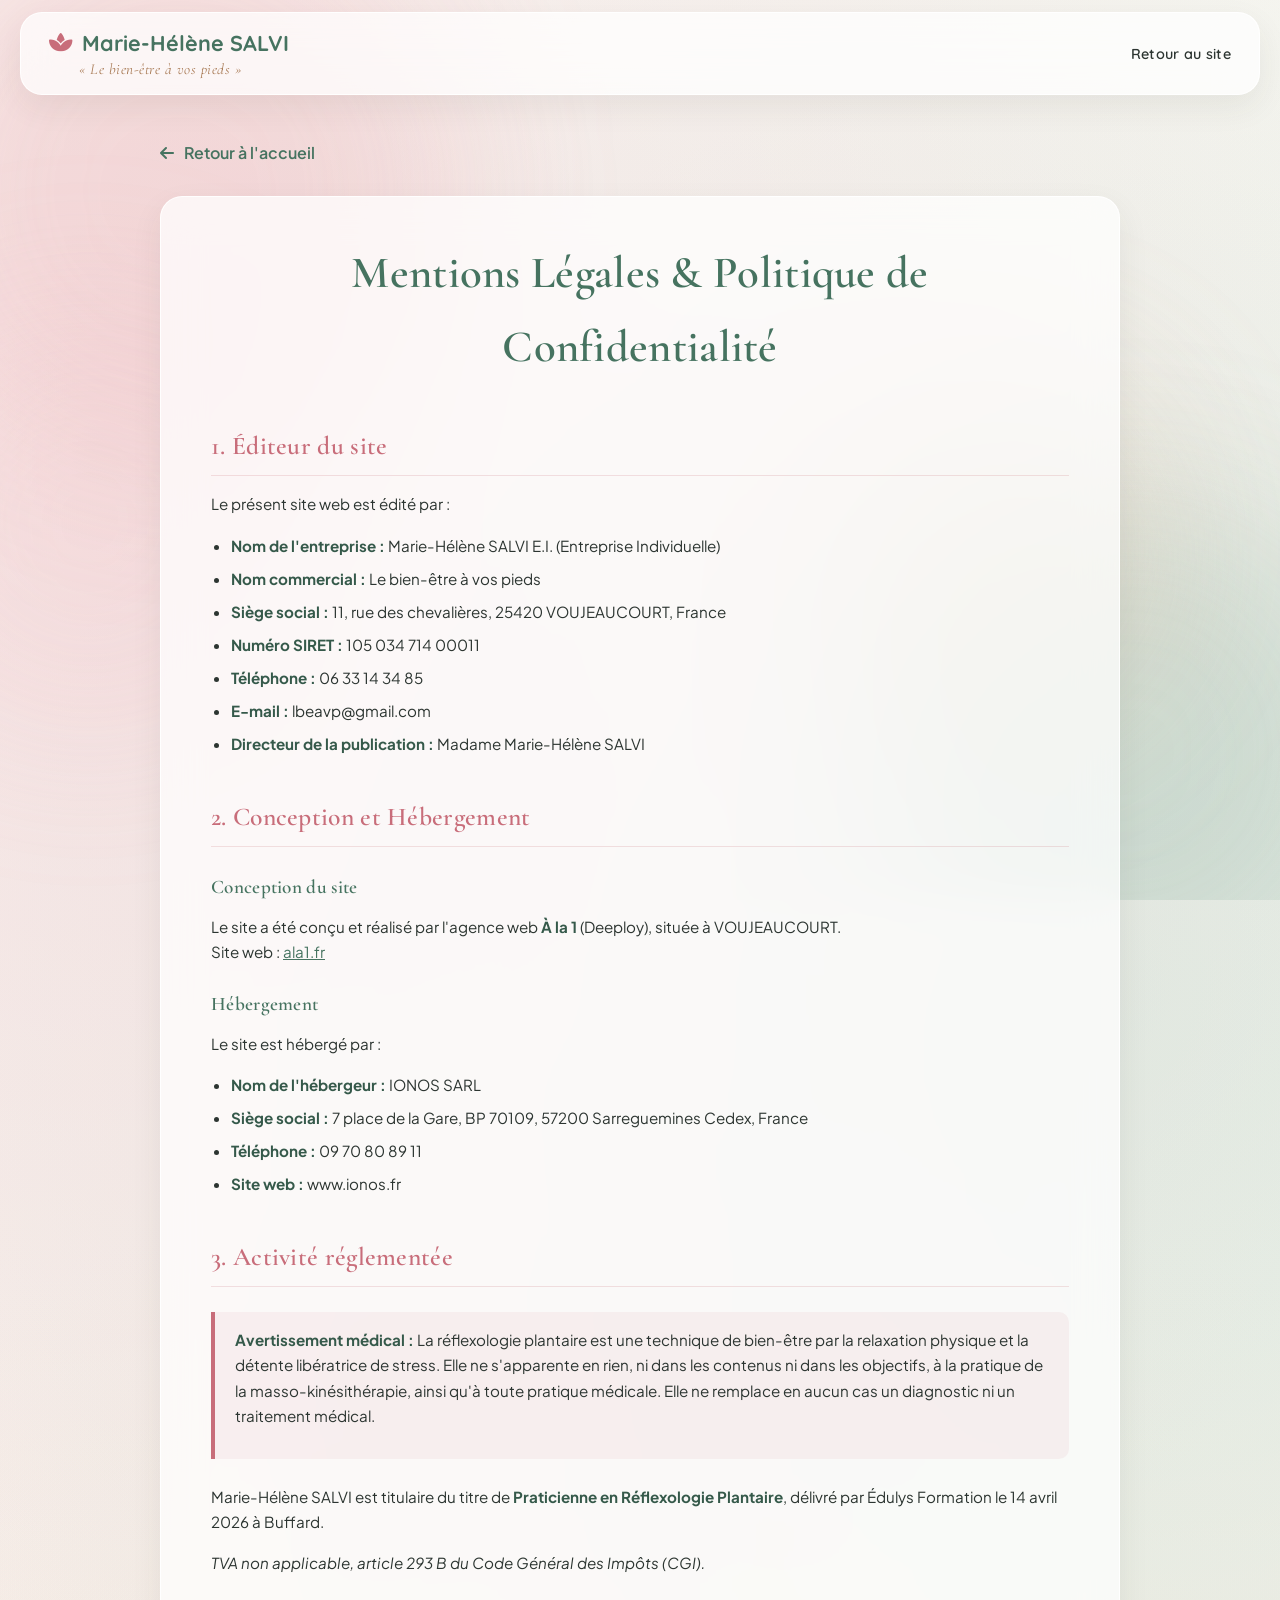
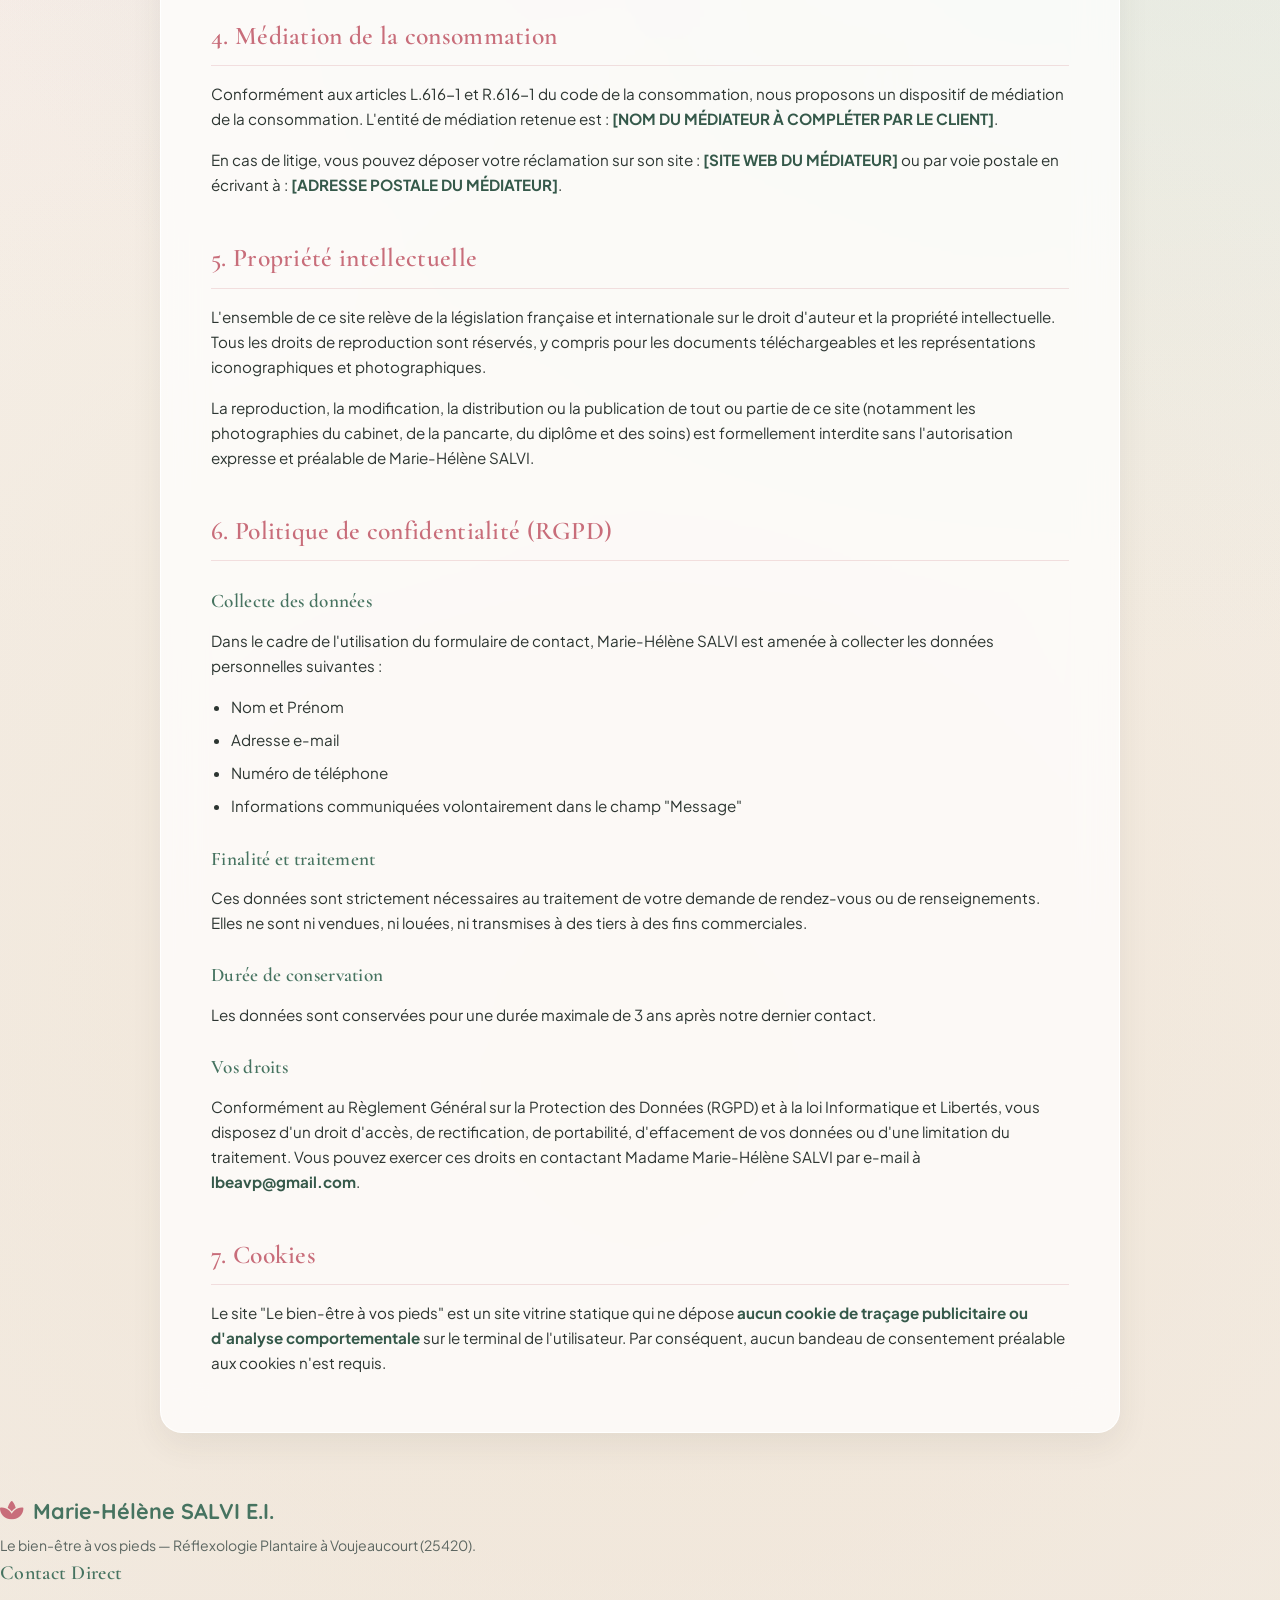
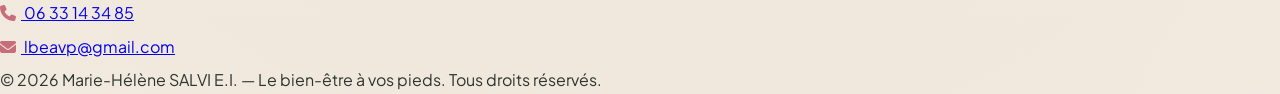
<file: mentions-legales.html>
<!DOCTYPE html>
<html lang="fr">
<head>
    <meta charset="UTF-8">
    <meta name="viewport" content="width=device-width, initial-scale=1.0">
    <title>Mentions Légales | Marie-Hélène SALVI - Réflexologie Plantaire</title>
    <meta name="robots" content="noindex, follow">
    
    <!-- Google Fonts Douces & Organiques -->
    <link rel="preconnect" href="https://fonts.googleapis.com">
    <link rel="preconnect" href="https://fonts.gstatic.com" crossorigin>
    <link href="https://fonts.googleapis.com/css2?family=Cormorant+Garamond:ital,wght@0,500;0,600;0,700;1,500;1,600&family=Plus+Jakarta+Sans:wght@300;400;500;600&family=Quicksand:wght@500;600;700&display=swap" rel="stylesheet">
    
    <!-- FontAwesome 6.4.0 -->
    <link rel="stylesheet" href="https://cdnjs.cloudflare.com/ajax/libs/font-awesome/6.4.0/css/all.min.css">

    <!-- Feuille de style principale -->
    <link rel="stylesheet" href="styles.css">
    
    <style>
        .mentions-legales {
            padding: 140px 20px 60px;
            max-width: 1000px;
            margin: 0 auto;
        }

        .mentions-container {
            padding: 40px 50px;
        }

        .mentions-legales h1 {
            font-size: 2.8rem;
            color: var(--primary-sage);
            margin-bottom: 40px;
            text-align: center;
        }

        .mentions-legales h2 {
            font-size: 1.6rem;
            color: var(--secondary-blossom);
            margin-top: 40px;
            margin-bottom: 15px;
            border-bottom: 1px solid rgba(200, 109, 122, 0.2);
            padding-bottom: 8px;
        }

        .mentions-legales h3 {
            font-size: 1.2rem;
            color: var(--primary-sage);
            margin-top: 25px;
            margin-bottom: 10px;
        }

        .mentions-legales p, .mentions-legales ul {
            font-size: 0.95rem;
            color: var(--text-main);
            margin-bottom: 16px;
        }

        .mentions-legales ul {
            padding-left: 20px;
        }

        .mentions-legales li {
            margin-bottom: 8px;
        }

        .mentions-legales strong {
            color: var(--primary-sage-dark);
        }

        .highlight-box {
            background: rgba(200, 109, 122, 0.08);
            border-left: 4px solid var(--secondary-blossom);
            padding: 15px 20px;
            margin: 25px 0;
            border-radius: 0 10px 10px 0;
        }

        .back-link {
            display: inline-flex;
            align-items: center;
            gap: 10px;
            color: var(--primary-sage);
            text-decoration: none;
            font-weight: 600;
            margin-bottom: 30px;
            transition: color 0.3s;
        }

        .back-link:hover {
            color: var(--secondary-blossom);
        }

        @media (max-width: 768px) {
            .mentions-container {
                padding: 30px 20px;
            }
            .mentions-legales h1 {
                font-size: 2.2rem;
            }
        }
    </style>
</head>
<body>

    <!-- Bulles douces et organiques en arrière-plan -->
    <div class="background-shapes">
        <div class="bubble bubble-1"></div>
        <div class="bubble bubble-2"></div>
        <div class="bubble bubble-3"></div>
        <div class="bubble bubble-4"></div>
    </div>

    <!-- Navigation Glassmorphism -->
    <header>
        <nav class="glass-panel">
            <a href="index.html" class="logo-container">
                <div class="logo">
                    <i class="fa-solid fa-spa"></i> Marie-Hélène SALVI
                </div>
                <span class="logo-sub">« Le bien-être à vos pieds »</span>
            </a>
            
            <ul class="nav-links">
                <li><a href="index.html">Retour au site</a></li>
            </ul>
        </nav>
    </header>

    <main>
        <section class="mentions-legales">
            <a href="index.html" class="back-link"><i class="fa-solid fa-arrow-left"></i> Retour à l'accueil</a>
            
            <div class="glass-panel mentions-container fade-up">
                <h1>Mentions Légales & Politique de Confidentialité</h1>

                <h2>1. Éditeur du site</h2>
                <p>Le présent site web est édité par :</p>
                <ul>
                    <li><strong>Nom de l'entreprise :</strong> Marie-Hélène SALVI E.I. (Entreprise Individuelle)</li>
                    <li><strong>Nom commercial :</strong> Le bien-être à vos pieds</li>
                    <li><strong>Siège social :</strong> 11, rue des chevalières, 25420 VOUJEAUCOURT, France</li>
                    <li><strong>Numéro SIRET :</strong> 105 034 714 00011</li>
                    <li><strong>Téléphone :</strong> 06 33 14 34 85</li>
                    <li><strong>E-mail :</strong> lbeavp@gmail.com</li>
                    <li><strong>Directeur de la publication :</strong> Madame Marie-Hélène SALVI</li>
                </ul>

                <h2>2. Conception et Hébergement</h2>
                <h3>Conception du site</h3>
                <p>Le site a été conçu et réalisé par l'agence web <strong>À la 1</strong> (Deeploy), située à VOUJEAUCOURT.<br>
                Site web : <a href="https://ala1.fr/" target="_blank" rel="noopener noreferrer" style="color: var(--primary-sage);">ala1.fr</a></p>

                <h3>Hébergement</h3>
                <p>Le site est hébergé par :</p>
                <ul>
                    <li><strong>Nom de l'hébergeur :</strong> IONOS SARL</li>
                    <li><strong>Siège social :</strong> 7 place de la Gare, BP 70109, 57200 Sarreguemines Cedex, France</li>
                    <li><strong>Téléphone :</strong> 09 70 80 89 11</li>
                    <li><strong>Site web :</strong> www.ionos.fr</li>
                </ul>

                <h2>3. Activité réglementée</h2>
                <div class="highlight-box">
                    <p><strong>Avertissement médical :</strong> La réflexologie plantaire est une technique de bien-être par la relaxation physique et la détente libératrice de stress. Elle ne s'apparente en rien, ni dans les contenus ni dans les objectifs, à la pratique de la masso-kinésithérapie, ainsi qu'à toute pratique médicale. Elle ne remplace en aucun cas un diagnostic ni un traitement médical.</p>
                </div>
                <p>Marie-Hélène SALVI est titulaire du titre de <strong>Praticienne en Réflexologie Plantaire</strong>, délivré par Édulys Formation le 14 avril 2026 à Buffard.</p>
                <p><em>TVA non applicable, article 293 B du Code Général des Impôts (CGI).</em></p>

                <h2>4. Médiation de la consommation</h2>
                <p>Conformément aux articles L.616-1 et R.616-1 du code de la consommation, nous proposons un dispositif de médiation de la consommation. L'entité de médiation retenue est : <strong>[NOM DU MÉDIATEUR À COMPLÉTER PAR LE CLIENT]</strong>.</p>
                <p>En cas de litige, vous pouvez déposer votre réclamation sur son site : <strong>[SITE WEB DU MÉDIATEUR]</strong> ou par voie postale en écrivant à : <strong>[ADRESSE POSTALE DU MÉDIATEUR]</strong>.</p>

                <h2>5. Propriété intellectuelle</h2>
                <p>L'ensemble de ce site relève de la législation française et internationale sur le droit d'auteur et la propriété intellectuelle. Tous les droits de reproduction sont réservés, y compris pour les documents téléchargeables et les représentations iconographiques et photographiques.</p>
                <p>La reproduction, la modification, la distribution ou la publication de tout ou partie de ce site (notamment les photographies du cabinet, de la pancarte, du diplôme et des soins) est formellement interdite sans l'autorisation expresse et préalable de Marie-Hélène SALVI.</p>

                <h2>6. Politique de confidentialité (RGPD)</h2>
                <h3>Collecte des données</h3>
                <p>Dans le cadre de l'utilisation du formulaire de contact, Marie-Hélène SALVI est amenée à collecter les données personnelles suivantes :</p>
                <ul>
                    <li>Nom et Prénom</li>
                    <li>Adresse e-mail</li>
                    <li>Numéro de téléphone</li>
                    <li>Informations communiquées volontairement dans le champ "Message"</li>
                </ul>

                <h3>Finalité et traitement</h3>
                <p>Ces données sont strictement nécessaires au traitement de votre demande de rendez-vous ou de renseignements. Elles ne sont ni vendues, ni louées, ni transmises à des tiers à des fins commerciales.</p>

                <h3>Durée de conservation</h3>
                <p>Les données sont conservées pour une durée maximale de 3 ans après notre dernier contact.</p>

                <h3>Vos droits</h3>
                <p>Conformément au Règlement Général sur la Protection des Données (RGPD) et à la loi Informatique et Libertés, vous disposez d'un droit d'accès, de rectification, de portabilité, d'effacement de vos données ou d'une limitation du traitement. Vous pouvez exercer ces droits en contactant Madame Marie-Hélène SALVI par e-mail à <strong>lbeavp@gmail.com</strong>.</p>

                <h2>7. Cookies</h2>
                <p>Le site "Le bien-être à vos pieds" est un site vitrine statique qui ne dépose <strong>aucun cookie de traçage publicitaire ou d'analyse comportementale</strong> sur le terminal de l'utilisateur. Par conséquent, aucun bandeau de consentement préalable aux cookies n'est requis.</p>
            </div>
        </section>
    </main>

    <!-- Footer -->
    <footer>
        <div class="footer-content">
            <div>
                <div class="logo"><i class="fa-solid fa-spa"></i> Marie-Hélène SALVI E.I.</div>
                <p style="color: var(--text-muted); font-size: 0.88rem; margin-top: 6px;">Le bien-être à vos pieds — Réflexologie Plantaire à Voujeaucourt (25420).</p>
            </div>
            <div class="footer-links">
                <h4 style="color: var(--primary-sage); margin-bottom: 10px; font-size: 1.25rem;">Contact Direct</h4>
                <ul>
                    <li style="margin-bottom: 7px;"><a href="tel:0633143485"><i class="fa-solid fa-phone blossom-text" style="margin-right: 5px;"></i> 06 33 14 34 85</a></li>
                    <li style="margin-bottom: 7px;"><a href="mailto:lbeavp@gmail.com"><i class="fa-solid fa-envelope blossom-text" style="margin-right: 5px;"></i> lbeavp@gmail.com</a></li>
                </ul>
            </div>
        </div>
        <div class="footer-bottom">
            <p>&copy; 2026 Marie-Hélène SALVI E.I. — Le bien-être à vos pieds. Tous droits réservés.</p>
        </div>
    </footer>

    <!-- Script pour l'animation au chargement -->
    <script>
        document.addEventListener("DOMContentLoaded", () => {
            const header = document.querySelector('header');
            window.addEventListener('scroll', () => header.classList.toggle('scrolled', window.scrollY > 50));

            const fadeObserver = new IntersectionObserver((entries, observer) => {
                entries.forEach(entry => {
                    if (entry.isIntersecting) {
                        entry.target.classList.add('visible');
                        observer.unobserve(entry.target);
                    }
                });
            }, { threshold: 0.1 });
            
            document.querySelectorAll('.fade-up').forEach(el => fadeObserver.observe(el));
        });
    </script>
</body>
</html>
</file>
<file: styles.css>
:root {
    /* Palette Naturelle, Lumineuse & Apaisante (Sauge, Fleur de Cerisier, Lin & Bois doux) */
    --primary-sage: #467360;
    --primary-sage-dark: #35594a;
    --secondary-blossom: #c86d7a;
    --secondary-blossom-soft: #f4dce0;
    --warm-wood: #a87b56;
    --bg-linen: #f7f3ee;
    --glass-bg: rgba(255, 255, 255, 0.74);
    --glass-bg-soft: rgba(255, 252, 248, 0.62);
    --glass-border: rgba(255, 255, 255, 0.9);
    --glass-border-accent: rgba(70, 115, 96, 0.24);
    --text-main: #2c3531;
    --text-muted: #5c6661;
    --shadow-soft: 0 12px 32px rgba(62, 52, 44, 0.07);
    --shadow-hover: 0 18px 40px rgba(70, 115, 96, 0.14);
}

* {
    margin: 0;
    padding: 0;
    box-sizing: border-box;
}

html {
    scroll-behavior: smooth;
}

body {
    font-family: 'Plus Jakarta Sans', sans-serif;
    background-color: var(--bg-linen);
    background-image: 
        radial-gradient(circle at 15% 20%, rgba(244, 214, 219, 0.55) 0%, transparent 45%),
        radial-gradient(circle at 85% 30%, rgba(206, 227, 216, 0.6) 0%, transparent 50%),
        radial-gradient(circle at 50% 80%, rgba(239, 224, 206, 0.6) 0%, transparent 55%),
        linear-gradient(180deg, #faf7f2 0%, #f2ece4 100%);
    color: var(--text-main);
    overflow-x: hidden;
    position: relative;
    line-height: 1.65;
}

h1, h2, h3, h4 {
    font-family: 'Cormorant Garamond', serif;
    font-weight: 600;
    letter-spacing: 0.3px;
    color: var(--text-main);
}

.sage-text {
    color: var(--primary-sage);
}

.blossom-text {
    color: var(--secondary-blossom);
}

.wood-text {
    color: var(--warm-wood);
}

/* --- Arrière-plan Animé (Bulles Organiques Aquarelle / Bokeh Doux) --- */
.background-shapes {
    position: fixed;
    width: 100vw;
    height: 100vh;
    z-index: -1;
    overflow: hidden;
    pointer-events: none;
}

.bubble {
    position: absolute;
    border-radius: 50%;
    filter: blur(85px);
    opacity: 0.65;
    animation: floatBokeh 24s infinite alternate ease-in-out;
}

.bubble-1 {
    background: rgba(229, 152, 162, 0.35);
    width: 44vw;
    height: 44vw;
    top: -10%;
    left: -8%;
}

.bubble-2 {
    background: rgba(132, 175, 156, 0.38);
    width: 40vw;
    height: 40vw;
    bottom: -12%;
    right: -8%;
    animation-delay: -6s;
}

.bubble-3 {
    background: rgba(228, 195, 163, 0.35);
    width: 30vw;
    height: 30vw;
    top: 40%;
    left: 62%;
    animation-duration: 30s;
}

.bubble-4 {
    background: rgba(242, 182, 190, 0.28);
    width: 34vw;
    height: 34vw;
    bottom: 18%;
    left: -10%;
    animation-delay: -14s;
}

@keyframes floatBokeh {
    0% { transform: translate(0, 0) scale(1); }
    50% { transform: translate(30px, -35px) scale(1.06); }
    100% { transform: translate(-30px, 25px) scale(0.95); }
}

/* --- Standards Glassmorphism Lumineux --- */
.glass-panel {
    background: var(--glass-bg);
    backdrop-filter: blur(20px);
    -webkit-backdrop-filter: blur(20px);
    border: 1px solid var(--glass-border);
    box-shadow: var(--shadow-soft);
    border-radius: 22px;
}

.glass-panel-light {
    background: var(--glass-bg-soft);
    backdrop-filter: blur(14px);
    -webkit-backdrop-filter: blur(14px);
    border: 1px solid rgba(255, 255, 255, 0.78);
    border-radius: 18px;
    padding: 24px;
}

/* --- Header & Navigation --- */
header {
    position: fixed;
    top: 0;
    width: 100%;
    padding: 12px 20px;
    z-index: 1000;
    transition: all 0.4s ease;
}

header.scrolled nav {
    background: rgba(252, 249, 245, 0.92);
    border: 1px solid rgba(70, 115, 96, 0.2);
    padding: 10px 28px;
    box-shadow: 0 10px 30px rgba(62, 52, 44, 0.1);
}

nav {
    display: flex;
    justify-content: space-between;
    align-items: center;
    padding: 12px 28px;
    max-width: 1320px;
    margin: 0 auto;
    background: rgba(255, 255, 255, 0.85);
    transition: all 0.3s ease;
}

.logo-container {
    display: flex;
    flex-direction: column;
    text-decoration: none;
}

.logo {
    font-family: 'Quicksand', sans-serif;
    font-size: 1.35rem;
    font-weight: 700;
    color: var(--primary-sage);
    display: flex;
    align-items: center;
    gap: 10px;
}

.logo i {
    color: var(--secondary-blossom);
    font-size: 1.3rem;
}

.logo-sub {
    font-family: 'Cormorant Garamond', serif;
    font-style: italic;
    font-size: 0.95rem;
    color: var(--warm-wood);
    letter-spacing: 0.5px;
    margin-left: 30px;
    margin-top: -4px;
}

.nav-links {
    list-style: none;
    display: flex;
    gap: 26px;
    align-items: center;
}

.nav-links a {
    color: var(--text-main);
    text-decoration: none;
    font-family: 'Quicksand', sans-serif;
    font-size: 0.9rem;
    font-weight: 600;
    letter-spacing: 0.3px;
    transition: all 0.3s;
    position: relative;
}

.nav-links a:not(.nav-cta)::after {
    content: '';
    position: absolute;
    width: 0;
    height: 2px;
    bottom: -4px;
    left: 0;
    background-color: var(--secondary-blossom);
    border-radius: 2px;
    transition: width 0.3s ease;
}

.nav-links a:not(.nav-cta):hover {
    color: var(--primary-sage);
}

.nav-links a:not(.nav-cta):hover::after {
    width: 100%;
}

.nav-cta {
    background: var(--primary-sage);
    border: 1px solid var(--primary-sage);
    padding: 9px 20px;
    border-radius: 30px;
    color: #ffffff !important;
    box-shadow: 0 6px 18px rgba(70, 115, 96, 0.22);
}

.nav-cta:hover {
    background: var(--primary-sage-dark);
    transform: translateY(-2px);
    box-shadow: 0 8px 22px rgba(70, 115, 96, 0.32);
}

.menu-toggle {
    display: none;
    background: none;
    border: none;
    color: var(--primary-sage);
    font-size: 1.6rem;
    cursor: pointer;
}

/* --- Boutons Doux & Organiques --- */
.btn-primary, .btn-secondary {
    display: inline-flex;
    align-items: center;
    justify-content: center;
    gap: 10px;
    padding: 14px 30px;
    border-radius: 50px;
    text-decoration: none;
    font-family: 'Quicksand', sans-serif;
    font-size: 0.94rem;
    font-weight: 700;
    letter-spacing: 0.4px;
    transition: all 0.35s ease;
    cursor: pointer;
}

.btn-primary {
    background: var(--primary-sage);
    color: #ffffff;
    border: 2px solid var(--primary-sage);
    box-shadow: 0 8px 24px rgba(70, 115, 96, 0.28);
}

.btn-primary:hover {
    background: var(--primary-sage-dark);
    border-color: var(--primary-sage-dark);
    transform: translateY(-3px);
    box-shadow: 0 12px 28px rgba(70, 115, 96, 0.38);
}

.btn-secondary {
    background: rgba(255, 255, 255, 0.85);
    color: var(--primary-sage);
    border: 2px solid rgba(70, 115, 96, 0.3);
}

.btn-secondary:hover {
    background: #ffffff;
    border-color: var(--secondary-blossom);
    color: var(--secondary-blossom);
    transform: translateY(-3px);
}

.full-width {
    width: 100%;
}

/* --- Titres de Section --- */
.section-badge {
    display: block;
    text-align: center;
    font-family: 'Quicksand', sans-serif;
    font-size: 0.78rem;
    font-weight: 700;
    text-transform: uppercase;
    letter-spacing: 2px;
    color: var(--secondary-blossom);
    margin-bottom: 4px;
}

.section-title {
    text-align: center;
    font-size: 2.5rem;
    margin-bottom: 8px;
    color: var(--text-main);
    line-height: 1.18;
}

.section-subtitle {
    text-align: center;
    font-size: 1rem;
    color: var(--text-muted);
    margin: 0 auto 28px;
    max-width: 680px;
}

/* --- HERO SECTION --- */
.hero {
    position: relative;
    min-height: 88vh;
    display: flex;
    align-items: center;
    justify-content: center;
    padding: 110px 20px 48px;
    background-image: 
        linear-gradient(115deg, rgba(27, 40, 34, 0.75) 0%, rgba(44, 59, 52, 0.56) 52%, rgba(70, 115, 96, 0.38) 100%),
        url('IMG_20260716_095135.jpg');
    background-size: cover;
    background-position: center;
    border-bottom: 1px solid rgba(255, 255, 255, 0.5);
    box-shadow: 0 12px 35px rgba(44, 53, 49, 0.12);
}

.hero::after {
    content: '';
    position: absolute;
    bottom: 0;
    left: 0;
    width: 100%;
    height: 70px;
    background: linear-gradient(to top, var(--bg-linen), transparent);
    pointer-events: none;
}

.hero-container {
    position: relative;
    z-index: 2;
    max-width: 1260px;
    width: 100%;
    display: grid;
    grid-template-columns: 1.22fr 0.78fr;
    gap: 32px;
    align-items: center;
}

.hero-glass-card {
    background: rgba(255, 252, 249, 0.88);
    backdrop-filter: blur(22px);
    -webkit-backdrop-filter: blur(22px);
    border: 1px solid rgba(255, 255, 255, 0.94);
    border-radius: 26px;
    padding: 40px 42px;
    box-shadow: 0 24px 55px rgba(18, 28, 24, 0.26);
}

.promo-pill {
    display: inline-flex;
    align-items: center;
    gap: 9px;
    background: rgba(200, 109, 122, 0.15);
    border: 1px solid rgba(200, 109, 122, 0.4);
    color: #9e4250;
    padding: 7px 16px;
    border-radius: 30px;
    font-family: 'Quicksand', sans-serif;
    font-size: 0.84rem;
    font-weight: 700;
    margin-bottom: 16px;
}

.hero h1 {
    font-size: 3.3rem;
    margin-bottom: 8px;
    color: var(--text-main);
    line-height: 1.1;
}

.hero h1 em {
    font-style: italic;
    color: var(--primary-sage);
    font-weight: 600;
}

.hero .subtitle {
    font-size: 1.38rem;
    color: var(--warm-wood);
    margin-bottom: 18px;
    font-family: 'Cormorant Garamond', serif;
    font-style: italic;
    font-weight: 600;
}

.hero-questions {
    display: flex;
    flex-wrap: wrap;
    gap: 8px;
    margin-bottom: 18px;
}

.question-tag {
    background: rgba(255, 255, 255, 0.92);
    border: 1px solid rgba(70, 115, 96, 0.22);
    padding: 6px 14px;
    border-radius: 25px;
    font-size: 0.84rem;
    font-weight: 600;
    color: var(--text-main);
    display: inline-flex;
    align-items: center;
    gap: 6px;
    box-shadow: 0 3px 10px rgba(0, 0, 0, 0.03);
}

.hero .hero-description {
    font-size: 1rem;
    margin-bottom: 24px;
    color: var(--text-muted);
}

.hero-actions {
    display: flex;
    gap: 14px;
    flex-wrap: wrap;
}

.hero-trust-bar {
    margin-top: 24px;
    padding-top: 18px;
    border-top: 1px solid rgba(70, 115, 96, 0.16);
    display: flex;
    gap: 22px;
    flex-wrap: wrap;
    font-size: 0.85rem;
    color: var(--text-muted);
    font-weight: 500;
}

.hero-trust-bar span {
    display: inline-flex;
    align-items: center;
    gap: 7px;
}

.hero-visual-stack {
    display: flex;
    flex-direction: column;
    gap: 16px;
}

.hero-photo-showcase,
.wood-sign-card {
    background: rgba(255, 255, 255, 0.88);
    backdrop-filter: blur(18px);
    -webkit-backdrop-filter: blur(18px);
    border: 1px solid rgba(255, 255, 255, 0.94);
    border-radius: 22px;
    padding: 14px;
    text-align: center;
    box-shadow: 0 18px 40px rgba(18, 28, 24, 0.22);
    transition: transform 0.4s ease;
}

.hero-photo-showcase:hover,
.wood-sign-card:hover {
    transform: translateY(-5px);
}

.hero-photo-showcase img {
    width: 100%;
    height: 215px;
    object-fit: cover;
    border-radius: 14px;
    display: block;
    cursor: pointer;
}

.wood-sign-card img {
    width: 100%;
    max-height: 195px;
    object-fit: cover;
    border-radius: 14px;
    display: block;
    cursor: pointer;
}

.wood-sign-caption {
    margin-top: 8px;
    font-size: 1rem;
    color: var(--primary-sage);
    font-family: 'Cormorant Garamond', serif;
    font-style: italic;
    font-weight: 600;
}

/* --- Section : La Réflexologie, c'est quoi ? --- */
.reflexologie {
    padding: 36px 20px;
    max-width: 1260px;
    margin: 0 auto;
}

.reflexo-grid {
    display: grid;
    grid-template-columns: 1fr 1fr;
    gap: 28px;
    align-items: center;
    margin-bottom: 26px;
}

.reflexo-text {
    padding: 32px 34px;
}

.reflexo-text h3 {
    font-size: 1.75rem;
    color: var(--primary-sage);
    margin-bottom: 12px;
}

.reflexo-text p {
    margin-bottom: 12px;
    color: var(--text-muted);
    font-size: 0.96rem;
}

.medical-notice {
    margin-top: 16px;
    padding: 14px 18px;
    border-left: 4px solid var(--secondary-blossom);
    background: rgba(200, 109, 122, 0.08);
    border-radius: 0 12px 12px 0;
    font-size: 0.88rem;
    color: var(--text-main);
}

.reflexo-images {
    display: grid;
    grid-template-columns: 1fr 1fr;
    gap: 18px;
}

.photo-card {
    padding: 12px;
    cursor: pointer;
    transition: transform 0.4s ease, box-shadow 0.4s ease;
    display: flex;
    flex-direction: column;
}

.photo-card:hover {
    transform: translateY(-5px);
    box-shadow: var(--shadow-hover);
}

.photo-card img {
    width: 100%;
    height: 260px;
    object-fit: cover;
    border-radius: 12px;
    display: block;
}

.photo-caption {
    margin-top: 9px;
    font-size: 0.84rem;
    font-weight: 500;
    text-align: center;
    color: var(--text-muted);
    display: flex;
    align-items: center;
    justify-content: center;
    gap: 6px;
}

/* Grille des bienfaits */
.benefits-grid {
    display: grid;
    grid-template-columns: repeat(auto-fit, minmax(220px, 1fr));
    gap: 18px;
}

.benefit-card {
    padding: 24px 20px;
    text-align: center;
    transition: transform 0.4s ease, box-shadow 0.4s ease, border-color 0.4s ease;
}

.benefit-card:hover {
    transform: translateY(-6px);
    border-color: var(--glass-border-accent);
    box-shadow: var(--shadow-hover);
}

.benefit-icon-wrapper {
    width: 54px;
    height: 54px;
    margin: 0 auto 12px;
    border-radius: 50%;
    background: rgba(70, 115, 96, 0.1);
    display: flex;
    align-items: center;
    justify-content: center;
    font-size: 1.4rem;
    color: var(--primary-sage);
    transition: all 0.3s ease;
}

.benefit-card:hover .benefit-icon-wrapper {
    background: var(--primary-sage);
    color: #ffffff;
}

.benefit-card h4 {
    font-size: 1.3rem;
    margin-bottom: 6px;
}

.benefit-card p {
    font-size: 0.88rem;
    color: var(--text-muted);
}

/* --- Section : Déroulement d'une Séance & Le Cabinet --- */
.seance {
    padding: 36px 20px;
    max-width: 1260px;
    margin: 0 auto;
}

.seance-wrapper {
    display: grid;
    grid-template-columns: 1.15fr 0.85fr;
    gap: 28px;
    align-items: center;
}

.steps-list {
    display: flex;
    flex-direction: column;
    gap: 14px;
}

.step-item {
    padding: 18px 22px;
    display: flex;
    gap: 16px;
    align-items: flex-start;
    transition: transform 0.3s ease, box-shadow 0.3s ease;
}

.step-item:hover {
    transform: translateX(5px);
    box-shadow: var(--shadow-hover);
}

.step-number {
    min-width: 40px;
    height: 40px;
    border-radius: 50%;
    background: rgba(200, 109, 122, 0.14);
    border: 1px solid rgba(200, 109, 122, 0.35);
    color: var(--secondary-blossom);
    display: flex;
    align-items: center;
    justify-content: center;
    font-family: 'Quicksand', sans-serif;
    font-weight: 700;
    font-size: 1rem;
}

.step-content h3 {
    font-size: 1.3rem;
    margin-bottom: 4px;
    color: var(--text-main);
}

.step-content p {
    font-size: 0.9rem;
    color: var(--text-muted);
}

.cabinet-showcase {
    padding: 16px;
    text-align: center;
}

.cabinet-showcase img {
    width: 100%;
    max-height: 440px;
    object-fit: cover;
    border-radius: 14px;
    box-shadow: 0 10px 26px rgba(62, 52, 44, 0.12);
    cursor: pointer;
    display: block;
}

.cabinet-showcase h4 {
    margin-top: 12px;
    color: var(--primary-sage);
    font-size: 1.35rem;
}

.cabinet-showcase p {
    font-size: 0.88rem;
    color: var(--text-muted);
    margin-top: 4px;
}

/* --- Section : À Propos & Diplôme --- */
.about {
    padding: 36px 20px;
    max-width: 1260px;
    margin: 0 auto;
}

.about-container {
    display: grid;
    grid-template-columns: 1.12fr 0.88fr;
    gap: 32px;
    padding: 34px 38px;
    align-items: center;
}

.quote-box {
    position: relative;
    padding: 18px 22px;
    background: rgba(70, 115, 96, 0.07);
    border-left: 4px solid var(--primary-sage);
    border-radius: 0 14px 14px 0;
    margin: 16px 0;
    font-family: 'Cormorant Garamond', serif;
    font-style: italic;
    font-size: 1.22rem;
    line-height: 1.55;
    color: var(--text-main);
}

.quote-box i {
    color: var(--secondary-blossom);
    font-size: 1.2rem;
    margin-right: 8px;
}

.credentials-list {
    list-style: none;
    margin-top: 16px;
    display: flex;
    flex-direction: column;
    gap: 10px;
}

.credentials-list li {
    display: flex;
    align-items: center;
    gap: 12px;
    font-size: 0.92rem;
    color: var(--text-muted);
}

.credentials-list i {
    color: var(--primary-sage);
    font-size: 1.05rem;
    width: 22px;
    text-align: center;
}

.diploma-card {
    padding: 16px;
    text-align: center;
    cursor: pointer;
    transition: transform 0.4s ease, box-shadow 0.4s ease;
}

.diploma-card:hover {
    transform: scale(1.02);
    box-shadow: var(--shadow-hover);
}

.diploma-card img {
    width: 100%;
    height: auto;
    border-radius: 12px;
    box-shadow: 0 10px 26px rgba(62, 52, 44, 0.15);
    display: block;
    margin: 0 auto;
}

/* --- Section : Tarifs & Offre Spéciale --- */
.tarifs {
    padding: 36px 20px;
    max-width: 1180px;
    margin: 0 auto;
}

.pricing-cards {
    display: flex;
    gap: 24px;
    flex-wrap: wrap;
    justify-content: center;
    margin-bottom: 24px;
}

.price-card {
    flex: 1;
    min-width: 290px;
    max-width: 460px;
    padding: 32px 28px;
    text-align: center;
    display: flex;
    flex-direction: column;
    position: relative;
    transition: transform 0.4s ease, box-shadow 0.4s ease;
}

.price-card:hover {
    transform: translateY(-6px);
    box-shadow: var(--shadow-hover);
}

.price-icon {
    width: 56px;
    height: 56px;
    margin: 0 auto 12px;
    border-radius: 50%;
    background: rgba(200, 109, 122, 0.12);
    color: var(--secondary-blossom);
    display: flex;
    align-items: center;
    justify-content: center;
    font-size: 1.5rem;
}

.price-card h3 {
    font-size: 1.55rem;
    margin-bottom: 4px;
}

.price-duration {
    display: inline-block;
    font-size: 0.88rem;
    color: var(--text-muted);
    margin-bottom: 14px;
}

.price-amount {
    font-family: 'Cormorant Garamond', serif;
    font-size: 3.3rem;
    font-weight: 700;
    color: var(--primary-sage);
    line-height: 1;
    margin-bottom: 18px;
}

.price-features {
    list-style: none;
    margin-bottom: 22px;
    flex-grow: 1;
    text-align: left;
}

.price-features li {
    margin-bottom: 9px;
    font-size: 0.9rem;
    color: var(--text-muted);
    display: flex;
    align-items: center;
    gap: 10px;
}

.price-features i {
    color: var(--primary-sage);
}

.promo-banner {
    padding: 24px 32px;
    border: 1px solid rgba(200, 109, 122, 0.35);
    background: linear-gradient(135deg, rgba(255, 255, 255, 0.85), rgba(244, 220, 224, 0.68));
    display: flex;
    align-items: center;
    justify-content: space-between;
    flex-wrap: wrap;
    gap: 18px;
    border-radius: 20px;
}

.promo-banner-text h3 {
    color: var(--secondary-blossom);
    font-size: 1.55rem;
    margin-bottom: 4px;
}

.promo-banner-text p {
    color: var(--text-main);
    font-size: 0.94rem;
}

/* --- Section : Contact --- */
.contact {
    padding: 36px 20px 44px;
    display: flex;
    justify-content: center;
}

.contact-container {
    padding: 36px 38px;
    width: 100%;
    max-width: 1180px;
}

.contact-header {
    text-align: center;
    margin-bottom: 28px;
}

.contact-header h2 {
    font-size: 2.45rem;
    color: var(--text-main);
    margin-bottom: 6px;
}

.contact-header p {
    color: var(--text-muted);
    max-width: 620px;
    margin: 0 auto;
    font-size: 0.95rem;
}

.contact-wrapper {
    display: flex;
    gap: 32px;
}

#contact-form {
    flex: 1.6;
    display: flex;
    flex-direction: column;
    gap: 14px;
}

.form-row {
    display: flex;
    gap: 16px;
}

.form-group {
    flex: 1;
    display: flex;
    flex-direction: column;
    gap: 6px;
}

label {
    font-size: 0.86rem;
    font-weight: 600;
    color: var(--text-main);
    margin-left: 4px;
}

input, textarea, select {
    width: 100%;
    padding: 12px 16px;
    background: rgba(255, 255, 255, 0.85);
    border: 1px solid rgba(70, 115, 96, 0.22);
    border-radius: 12px;
    color: var(--text-main);
    font-family: 'Plus Jakarta Sans', sans-serif;
    font-size: 0.92rem;
    transition: all 0.3s ease;
}

select option {
    background-color: #ffffff;
    color: var(--text-main);
}

input:focus, textarea:focus, select:focus {
    outline: none;
    border-color: var(--primary-sage);
    background: #ffffff;
    box-shadow: 0 0 0 4px rgba(70, 115, 96, 0.12);
}

.contact-info-panel {
    flex: 1;
    display: flex;
    flex-direction: column;
    gap: 18px;
}

.contact-info-panel h3 {
    font-size: 1.5rem;
    border-bottom: 1px solid rgba(70, 115, 96, 0.18);
    padding-bottom: 10px;
    color: var(--primary-sage);
}

.info-item {
    display: flex;
    gap: 14px;
    align-items: flex-start;
}

.info-item i {
    font-size: 1.15rem;
    color: var(--secondary-blossom);
    margin-top: 4px;
    width: 24px;
    text-align: center;
}

.info-item strong {
    display: block;
    font-weight: 600;
    font-size: 0.92rem;
    margin-bottom: 2px;
    color: var(--text-main);
}

.info-item p, .info-item a {
    color: var(--text-muted);
    font-size: 0.9rem;
    text-decoration: none;
    transition: color 0.3s;
}

.info-item a:hover {
    color: var(--primary-sage);
}

/* --- Lightbox Modal (Zoom Photos) --- */
.lightbox {
    display: none;
    position: fixed;
    inset: 0;
    background: rgba(44, 53, 49, 0.85);
    backdrop-filter: blur(10px);
    z-index: 2000;
    align-items: center;
    justify-content: center;
    padding: 30px;
}

.lightbox.active {
    display: flex;
}

.lightbox-content {
    max-width: 90vw;
    max-height: 88vh;
    border-radius: 16px;
    border: 3px solid #ffffff;
    box-shadow: 0 25px 60px rgba(0, 0, 0, 0.35);
}

.lightbox-close {
    position: absolute;
    top: 25px;
    right: 35px;
    font-size: 2.4rem;
    color: #ffffff;
    cursor: pointer;
    transition: color 0.3s;
}

.lightbox
</file>
